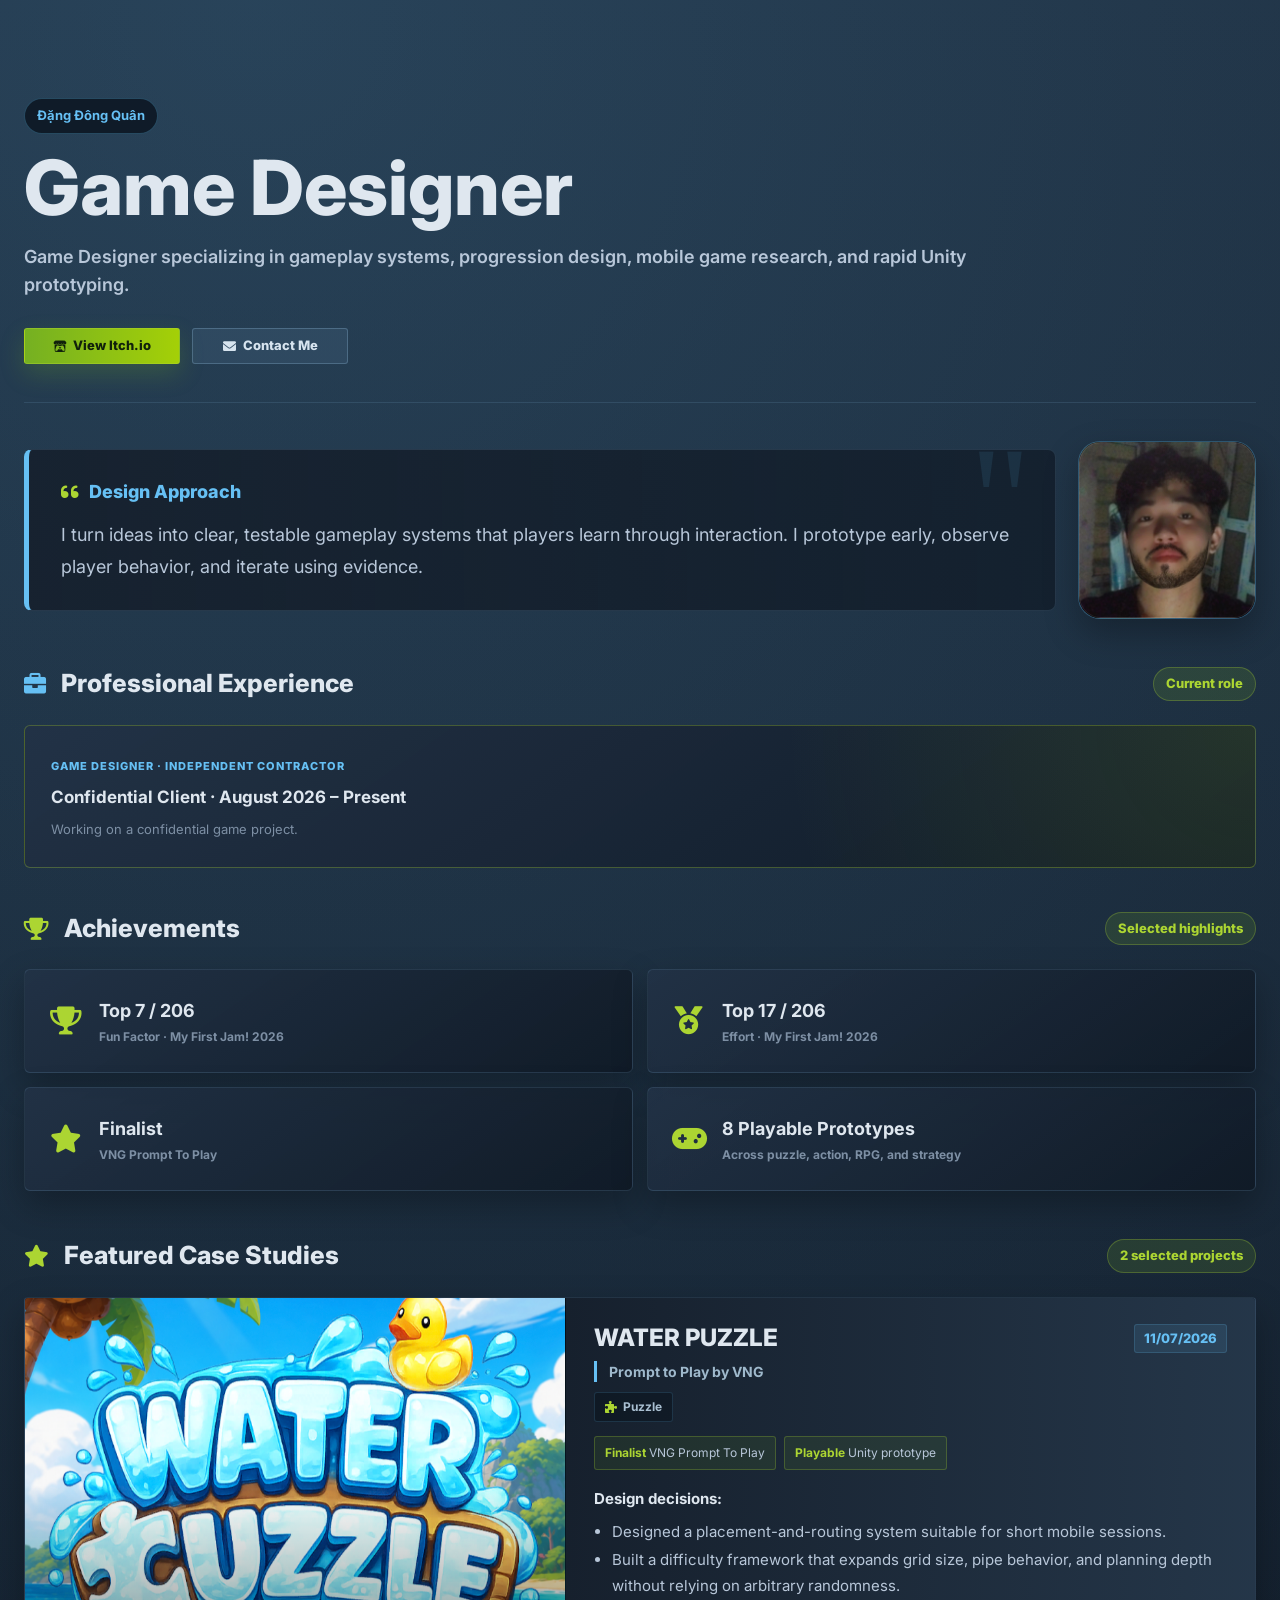
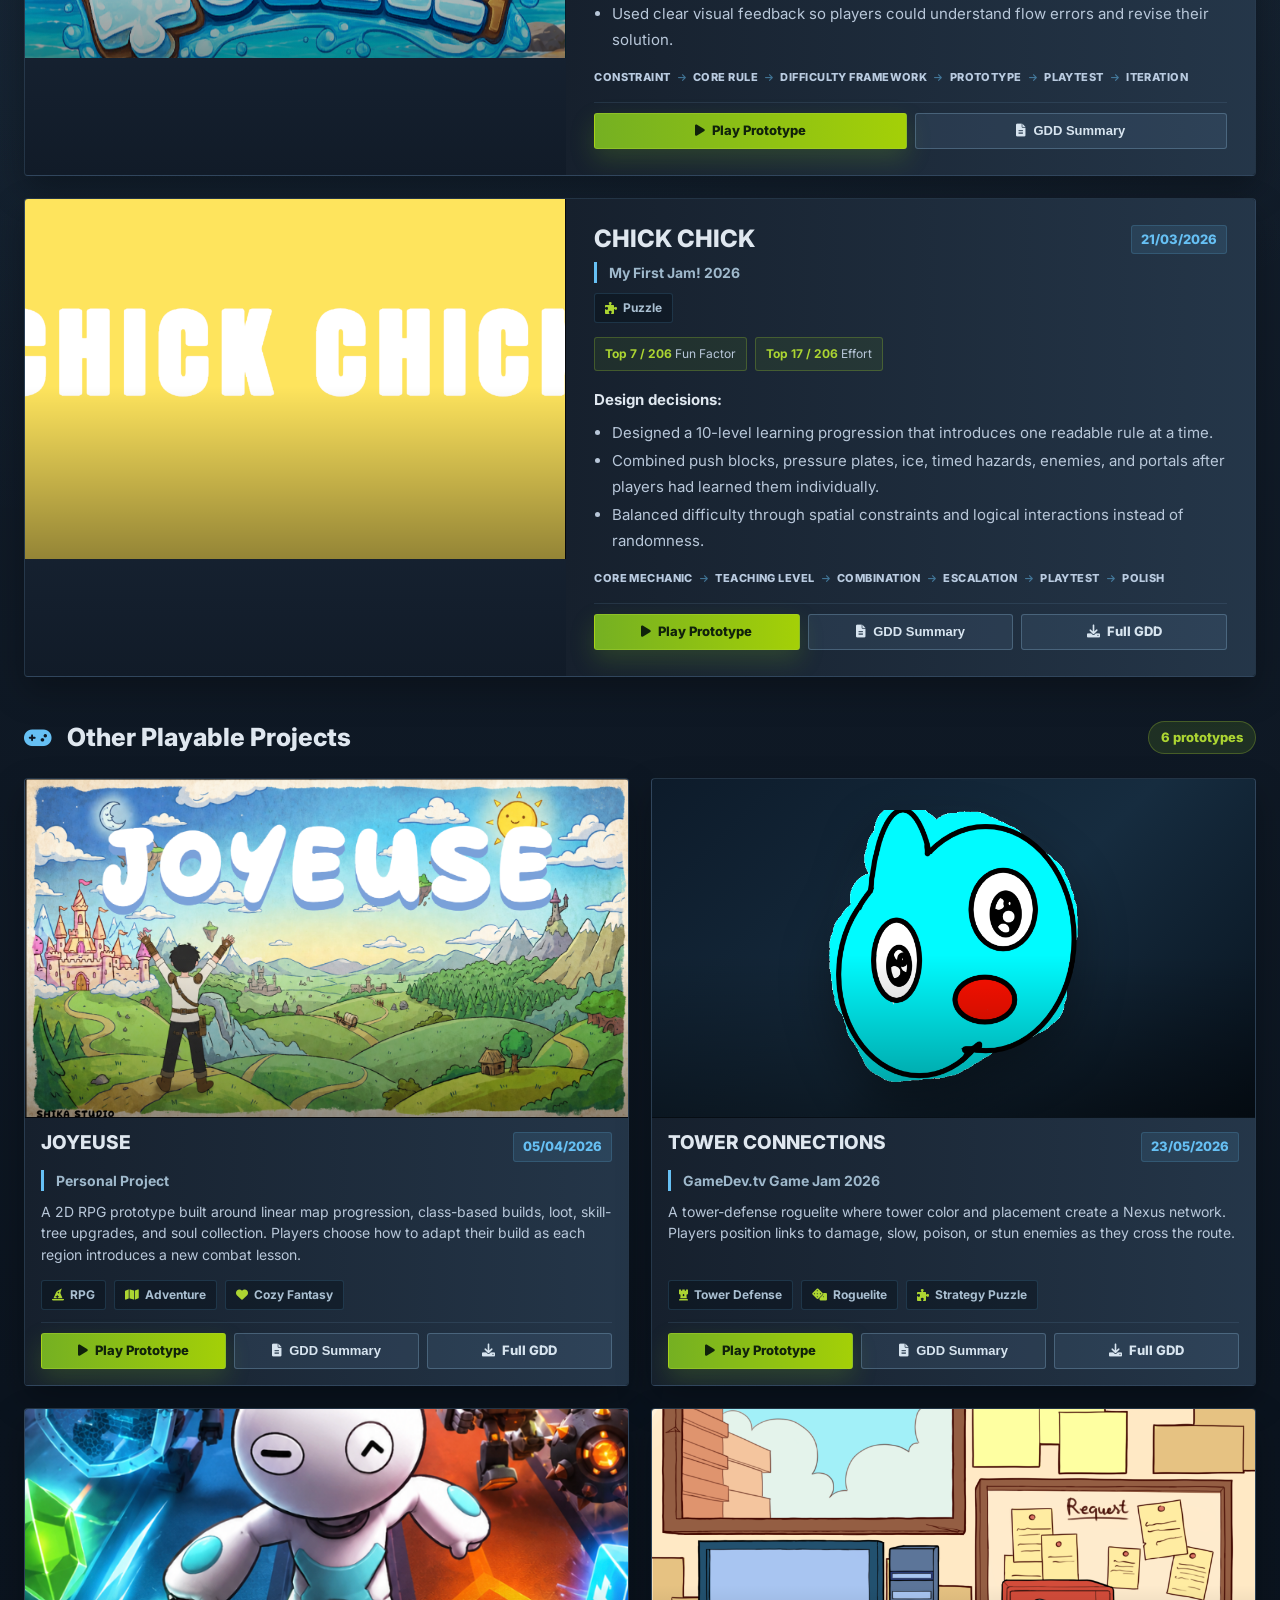
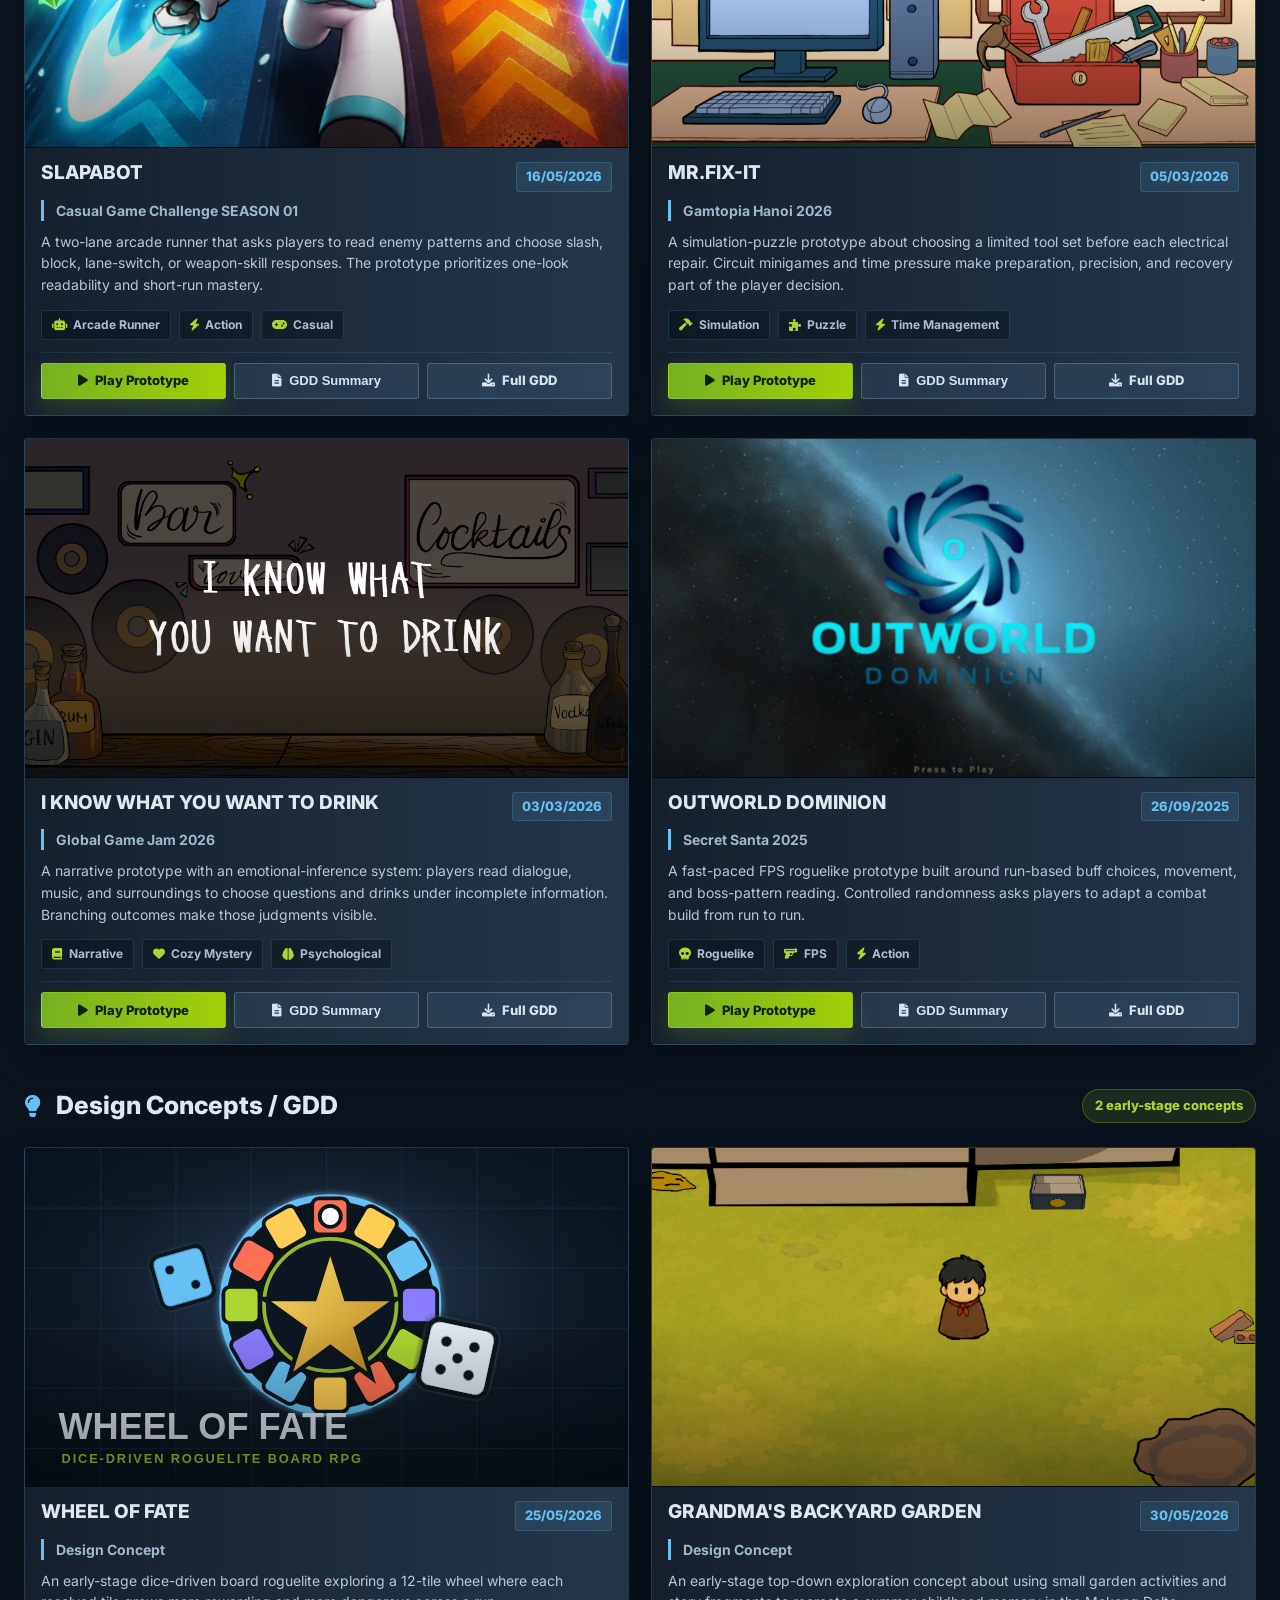
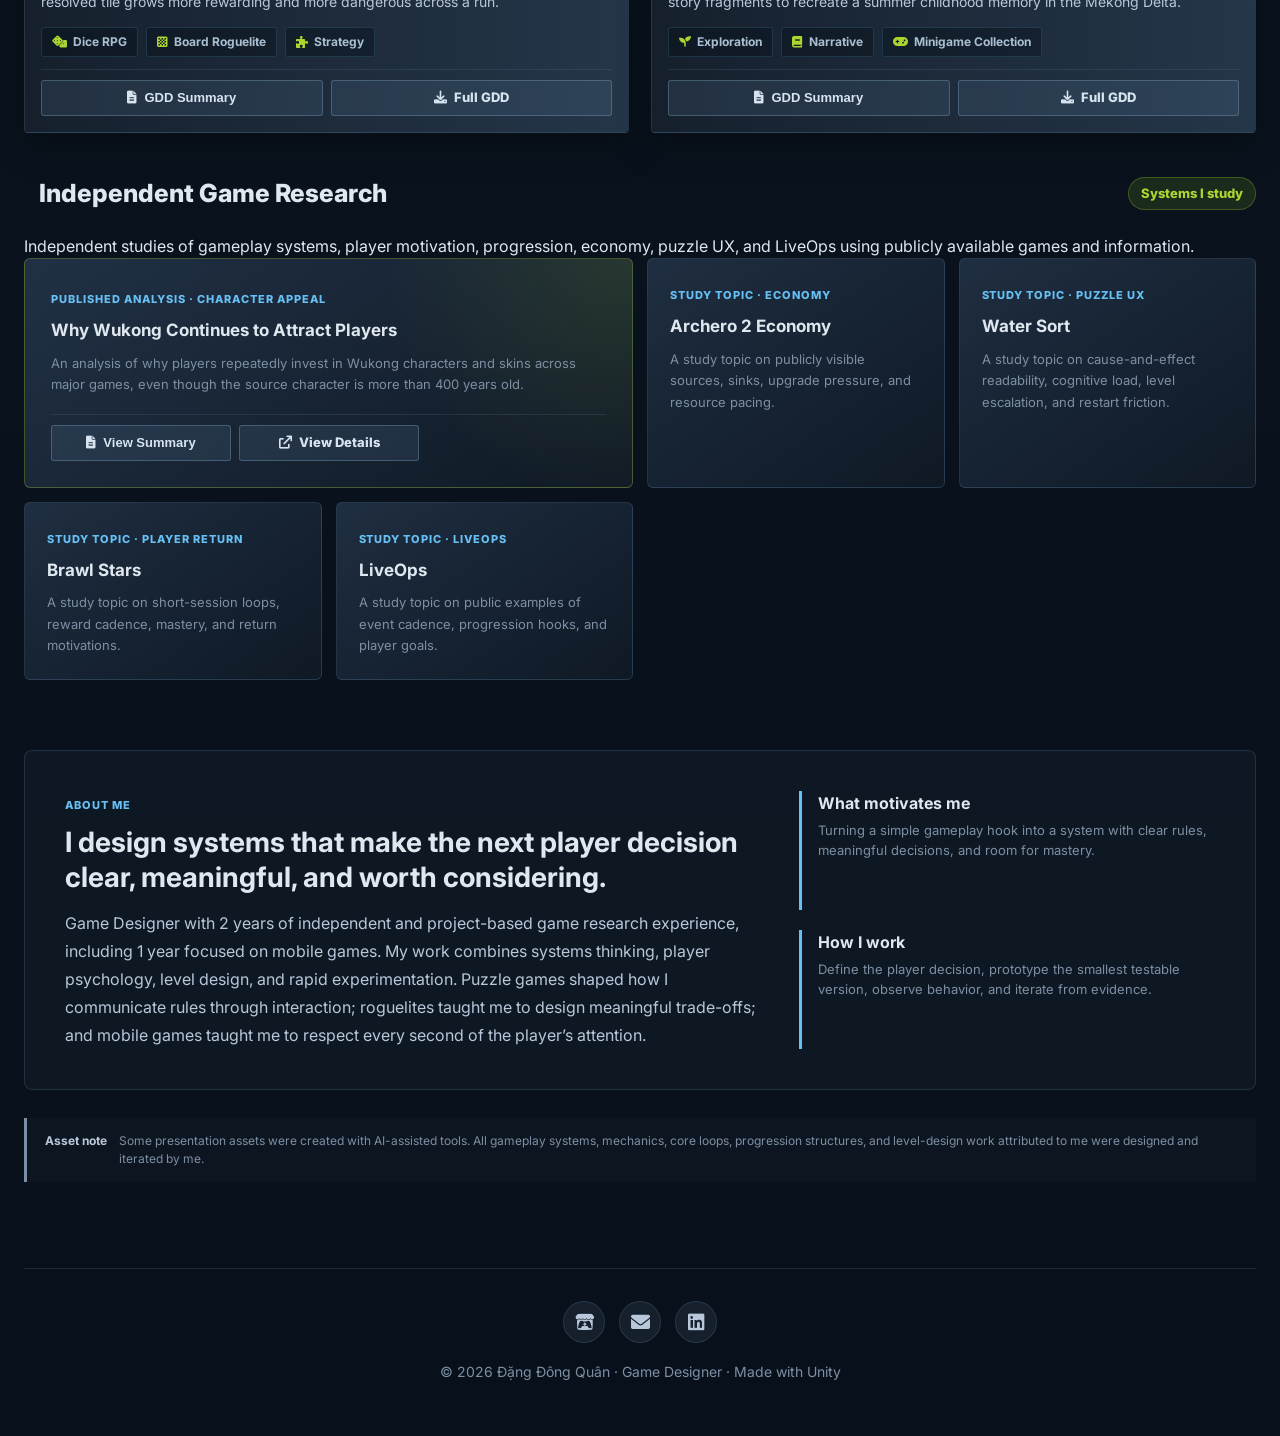
<file: index.html>
<!DOCTYPE html>
<html lang="en">
<head>
    <meta charset="UTF-8">
    <meta name="viewport" content="width=device-width, initial-scale=1.0">
    <title>Đặng Đông Quân · Game Designer Portfolio</title>
    <meta name="description" content="Portfolio of Đặng Đông Quân, a Game Designer focused on gameplay systems, progression design, puzzle and level design, game analysis, and rapid Unity prototyping.">

    <!-- Fonts & Icons -->
    <link href="https://fonts.googleapis.com/css2?family=Inter:wght@300;400;500;600;700;800&display=swap" rel="stylesheet">
    <link rel="stylesheet" href="https://cdnjs.cloudflare.com/ajax/libs/font-awesome/6.0.0-beta3/css/all.min.css">

    <!-- CSS -->
    <link rel="stylesheet" href="styles.css?v=20260724-0525">
</head>
<body>
    <div class="container">
        <!-- Header -->
        <div class="profile-header">
            <div class="profile-kicker">Đặng Đông Quân</div>
            <h1>Game Designer</h1>
            <div class="tagline">Game Designer specializing in gameplay systems, progression design, mobile game research, and rapid Unity prototyping.</div>
            <div class="hero-actions">
                <a href="https://quandd3112.itch.io/" class="btn btn-primary" target="_blank" rel="noopener noreferrer"><i class="fab fa-itch-io"></i> View Itch.io</a>
                <a href="mailto:dangdongquan311203@gmail.com" class="btn"><i class="fas fa-envelope"></i> Contact Me</a>
            </div>
        </div>

        <!-- Design Approach -->
        <div class="philosophy-row">
            <div class="philosophy-section">
                <div class="philosophy-title">
                    <i class="fas fa-quote-left"></i> Design Approach
                </div>
                <div class="philosophy-text">
                    I turn ideas into clear, testable gameplay systems that players learn through interaction. I prototype early, observe player behavior, and iterate using evidence.
                </div>
            </div>

            <div class="avatar-card" aria-label="Đặng Đông Quân avatar">
                <img src="images/avatar.webp" alt="Đặng Đông Quân avatar">
            </div>
        </div>

        <!-- Professional Experience -->
        <div class="section-bar">
            <div class="section-title"><i class="fas fa-briefcase"></i> Professional Experience</div>
            <div class="game-count">Current role</div>
        </div>
        <section class="research-grid" aria-label="Professional experience">
            <article class="research-featured experience-card">
                <span>Game Designer · Independent Contractor</span>
                <h3>Confidential Client · August 2026 – Present</h3>
                <p>Working on a confidential game project.</p>
            </article>
        </section>

        <!-- Achievements -->
        <div class="section-bar achievement-section-bar">
            <div class="section-title"><i class="fas fa-trophy"></i> Achievements</div>
            <div class="game-count">Selected highlights</div>
        </div>
        <section class="achievement-grid" aria-label="Selected achievements">
            <article><i class="fas fa-trophy"></i><div><strong>Top 7 / 206</strong><span>Fun Factor · My First Jam! 2026</span></div></article>
            <article><i class="fas fa-medal"></i><div><strong>Top 17 / 206</strong><span>Effort · My First Jam! 2026</span></div></article>
            <article><i class="fas fa-star"></i><div><strong>Finalist</strong><span>VNG Prompt To Play</span></div></article>
            <article><i class="fas fa-gamepad"></i><div><strong>8 Playable Prototypes</strong><span>Across puzzle, action, RPG, and strategy</span></div></article>
        </section>

        <!-- Featured Projects -->
        <div class="section-bar featured-section-bar">
            <div class="section-title"><i class="fas fa-star"></i> Featured Case Studies</div>
            <div class="game-count">2 selected projects</div>
        </div>

        <div class="game-grid featured-grid">
            <!-- WATER PUZZLE -->
            <div class="game-card" data-game="waterpuzzle">
                <div class="game-cover water-cover"><img src="images/water-puzzle.png" alt="WATER PUZZLE cover"></div>
                <div class="game-info">
                    <div class="game-title-row"><span class="game-title">WATER PUZZLE</span><span class="game-year">11/07/2026</span></div>
                    <div class="game-tagline">Prompt to Play by VNG</div>
                    <div class="game-meta"><span><i class="fas fa-puzzle-piece"></i> Puzzle</span></div>
                    <div class="project-metrics"><span><strong>Finalist</strong> VNG Prompt To Play</span><span><strong>Playable</strong> Unity prototype</span></div>
                    <div class="game-desc design-summary"><strong>Design decisions:</strong><ul><li>Designed a placement-and-routing system suitable for short mobile sessions.</li><li>Built a difficulty framework that expands grid size, pipe behavior, and planning depth without relying on arbitrary randomness.</li><li>Used clear visual feedback so players could understand flow errors and revise their solution.</li></ul></div>
                    <div class="design-process" aria-label="Water Puzzle design process"><span>Constraint</span><i class="fas fa-arrow-right"></i><span>Core Rule</span><i class="fas fa-arrow-right"></i><span>Difficulty Framework</span><i class="fas fa-arrow-right"></i><span>Prototype</span><i class="fas fa-arrow-right"></i><span>Playtest</span><i class="fas fa-arrow-right"></i><span>Iteration</span></div>
                    <div class="btn-group">
                        <a href="https://quandd3112.itch.io/waterpuzzle" class="btn btn-primary" target="_blank" rel="noopener noreferrer"><i class="fas fa-play"></i> Play Prototype</a>
                        <button class="btn high-level-btn" data-game="waterpuzzle"><i class="fas fa-file-alt"></i> GDD Summary</button>
                    </div>
                </div>
            </div>

            <!-- CHICK CHICK -->
            <div class="game-card" data-game="chick">
                <div class="game-cover"><img src="images/chick.png" alt="CHICK CHICK cover"></div>
                <div class="game-info">
                    <div class="game-title-row"><span class="game-title">CHICK CHICK</span><span class="game-year">21/03/2026</span></div>
                    <div class="game-tagline">My First Jam! 2026</div>
                    <div class="game-meta"><span><i class="fas fa-puzzle-piece"></i> Puzzle</span></div>
                    <div class="project-metrics"><span><strong>Top 7 / 206</strong> Fun Factor</span><span><strong>Top 17 / 206</strong> Effort</span></div>
                    <div class="game-desc design-summary"><strong>Design decisions:</strong><ul><li>Designed a 10-level learning progression that introduces one readable rule at a time.</li><li>Combined push blocks, pressure plates, ice, timed hazards, enemies, and portals after players had learned them individually.</li><li>Balanced difficulty through spatial constraints and logical interactions instead of randomness.</li></ul></div>
                    <div class="design-process" aria-label="Chick Chick design process"><span>Core Mechanic</span><i class="fas fa-arrow-right"></i><span>Teaching Level</span><i class="fas fa-arrow-right"></i><span>Combination</span><i class="fas fa-arrow-right"></i><span>Escalation</span><i class="fas fa-arrow-right"></i><span>Playtest</span><i class="fas fa-arrow-right"></i><span>Polish</span></div>
                    <div class="btn-group">
                        <a href="https://quandd3112.itch.io/chick-chick" class="btn btn-primary" target="_blank" rel="noopener noreferrer"><i class="fas fa-play"></i> Play Prototype</a>
                        <button class="btn high-level-btn" data-game="chick"><i class="fas fa-file-alt"></i> GDD Summary</button>
                        <a href="Files/CHICKCHICK-GDD.pdf" download class="btn"><i class="fas fa-download"></i> Full GDD</a>
                    </div>
                </div>
            </div>
        </div>

        <!-- Games Section -->
        <div class="section-bar">
            <div class="section-title"><i class="fas fa-gamepad"></i> Other Playable Projects</div>
            <div class="game-count">6 prototypes</div>
        </div>

        <div class="game-grid" id="game-grid">
            <!-- JOYEUSE -->
            <div class="game-card" data-game="joyeuse">
                <div class="game-cover"><img src="images/joyeuse.png" alt="JOYEUSE cover"></div>
                <div class="game-info">
                    <div class="game-title-row">
                        <span class="game-title">JOYEUSE</span>
                        <span class="game-year">05/04/2026</span>
                    </div>
                    <div class="game-tagline">Personal Project</div>
                    <div class="game-desc">A 2D RPG prototype built around linear map progression, class-based builds, loot, skill-tree upgrades, and soul collection. Players choose how to adapt their build as each region introduces a new combat lesson.</div>
                    <div class="game-meta">
                        <span><i class="fas fa-hat-wizard"></i> RPG</span>
                        <span><i class="fas fa-map"></i> Adventure</span>
                        <span><i class="fas fa-heart"></i> Cozy Fantasy</span>
                    </div>
                    <div class="btn-group">
                        <a href="https://quandd3112.itch.io/joyeuse" class="btn btn-primary" target="_blank" rel="noopener noreferrer"><i class="fas fa-play"></i> Play Prototype</a>
                        <button class="btn high-level-btn" data-game="joyeuse"><i class="fas fa-file-alt"></i> GDD Summary</button>
                        <a href="Files/JOYEUSE_GDD.docx" download class="btn"><i class="fas fa-download"></i> Full GDD</a>
                    </div>
                </div>
            </div>

            <!-- TOWER CONNECTIONS -->
            <div class="game-card" data-game="towerconnections">
                <div class="game-cover tower-cover"><img src="images/tower_blue.png" alt="TOWER CONNECTIONS blue tower character"></div>
                <div class="game-info">
                    <div class="game-title-row">
                        <span class="game-title">TOWER CONNECTIONS</span>
                        <span class="game-year">23/05/2026</span>
                    </div>
                    <div class="game-tagline">GameDev.tv Game Jam 2026</div>
                    <div class="game-desc">A tower-defense roguelite where tower color and placement create a Nexus network. Players position links to damage, slow, poison, or stun enemies as they cross the route.</div>
                    <div class="game-meta">
                        <span><i class="fas fa-chess-rook"></i> Tower Defense</span>
                        <span><i class="fas fa-dice"></i> Roguelite</span>
                        <span><i class="fas fa-puzzle-piece"></i> Strategy Puzzle</span>
                    </div>
                    <div class="btn-group">
                        <a href="https://quandd3112.itch.io/towner-connections" class="btn btn-primary" target="_blank" rel="noopener noreferrer"><i class="fas fa-play"></i> Play Prototype</a>
                        <button class="btn high-level-btn" data-game="towerconnections"><i class="fas fa-file-alt"></i> GDD Summary</button>
                        <a href="Files/TOWERCONNECTIONS-GDD.docx" download class="btn"><i class="fas fa-download"></i> Full GDD</a>
                    </div>
                </div>
            </div>

            <!-- SLAPABOT -->
            <div class="game-card" data-game="slapabot">
                <div class="game-cover"><img src="images/slapabot.png" alt="SLAPABOT cover"></div>
                <div class="game-info">
                    <div class="game-title-row">
                        <span class="game-title">SLAPABOT</span>
                        <span class="game-year">16/05/2026</span>
                    </div>
                    <div class="game-tagline">Casual Game Challenge SEASON 01</div>
                    <div class="game-desc">A two-lane arcade runner that asks players to read enemy patterns and choose slash, block, lane-switch, or weapon-skill responses. The prototype prioritizes one-look readability and short-run mastery.</div>
                    <div class="game-meta">
                        <span><i class="fas fa-robot"></i> Arcade Runner</span>
                        <span><i class="fas fa-bolt"></i> Action</span>
                        <span><i class="fas fa-gamepad"></i> Casual</span>
                    </div>
                    <div class="btn-group">
                        <a href="https://duongdang2003.itch.io/slapabot" class="btn btn-primary" target="_blank" rel="noopener noreferrer"><i class="fas fa-play"></i> Play Prototype</a>
                        <button class="btn high-level-btn" data-game="slapabot"><i class="fas fa-file-alt"></i> GDD Summary</button>
                        <a href="Files/SLAPABOT-GDD.docx" download class="btn"><i class="fas fa-download"></i> Full GDD</a>
                    </div>
                </div>
            </div>

            <!-- MR.FIX-IT -->
            <div class="game-card" data-game="mrfixit">
                <div class="game-cover"><img src="images/mrf.png" alt="MR.FIX-IT cover"></div>
                <div class="game-info">
                    <div class="game-title-row">
                        <span class="game-title">MR.FIX-IT</span>
                        <span class="game-year">05/03/2026</span>
                    </div>
                    <div class="game-tagline">Gamtopia Hanoi 2026</div>
                    <div class="game-desc">A simulation-puzzle prototype about choosing a limited tool set before each electrical repair. Circuit minigames and time pressure make preparation, precision, and recovery part of the player decision.</div>
                    <div class="game-meta">
                        <span><i class="fas fa-hammer"></i> Simulation</span>
                        <span><i class="fas fa-puzzle-piece"></i> Puzzle</span>
                        <span><i class="fas fa-bolt"></i> Time Management</span>
                    </div>
                    <div class="btn-group">
                        <a href="https://duongdang2003.itch.io/electrician-simulator" class="btn btn-primary" target="_blank" rel="noopener noreferrer"><i class="fas fa-play"></i> Play Prototype</a>
                        <button class="btn high-level-btn" data-game="mrfixit"><i class="fas fa-file-alt"></i> GDD Summary</button>
                        <a href="Files/MRFIXIT.pdf" download class="btn"><i class="fas fa-download"></i> Full GDD</a>
                    </div>
                </div>
            </div>

            <!-- I KNOW WHAT YOU WANT TO DRINK -->
            <div class="game-card" data-game="ikwywtd">
                <div class="game-cover"><img src="images/ikwywtd.png" alt="I Know What You Want To Drink cover"></div>
                <div class="game-info">
                    <div class="game-title-row">
                        <span class="game-title">I KNOW WHAT YOU WANT TO DRINK</span>
                        <span class="game-year">03/03/2026</span>
                    </div>
                    <div class="game-tagline">Global Game Jam 2026</div>
                    <div class="game-desc">A narrative prototype with an emotional-inference system: players read dialogue, music, and surroundings to choose questions and drinks under incomplete information. Branching outcomes make those judgments visible.</div>
                    <div class="game-meta">
                        <span><i class="fas fa-book"></i> Narrative</span>
                        <span><i class="fas fa-heart"></i> Cozy Mystery</span>
                        <span><i class="fas fa-brain"></i> Psychological</span>
                    </div>
                    <div class="btn-group">
                        <a href="https://quandd3112.itch.io/demo-ikwywtd" class="btn btn-primary" target="_blank" rel="noopener noreferrer"><i class="fas fa-play"></i> Play Prototype</a>
                        <button class="btn high-level-btn" data-game="ikwywtd"><i class="fas fa-file-alt"></i> GDD Summary</button>
                        <a href="Files/IKWYWTD.pdf" download class="btn"><i class="fas fa-download"></i> Full GDD</a>
                    </div>
                </div>
            </div>

            <!-- OUTWORLD DOMINION -->
            <div class="game-card" data-game="outworld">
                <div class="game-cover"><img src="images/owdm.png" alt="OUTWORLD DOMINION cover"></div>
                <div class="game-info">
                    <div class="game-title-row">
                        <span class="game-title">OUTWORLD DOMINION</span>
                        <span class="game-year">26/09/2025</span>
                    </div>
                    <div class="game-tagline">Secret Santa 2025</div>
                    <div class="game-desc">A fast-paced FPS roguelike prototype built around run-based buff choices, movement, and boss-pattern reading. Controlled randomness asks players to adapt a combat build from run to run.</div>
                    <div class="game-meta">
                        <span><i class="fas fa-skull"></i> Roguelike</span>
                        <span><i class="fas fa-gun"></i> FPS</span>
                        <span><i class="fas fa-bolt"></i> Action</span>
                    </div>
                    <div class="btn-group">
                        <a href="https://quandd3112.itch.io/out-world-dominion" class="btn btn-primary" target="_blank" rel="noopener noreferrer"><i class="fas fa-play"></i> Play Prototype</a>
                        <button class="btn high-level-btn" data-game="outworld"><i class="fas fa-file-alt"></i> GDD Summary</button>
                        <a href="Files/GDD-Outworld-Dominion.pdf" download class="btn"><i class="fas fa-download"></i> Full GDD</a>
                    </div>
                </div>
            </div>
        </div>

        <div class="section-bar">
            <div class="section-title"><i class="fas fa-lightbulb"></i> Design Concepts / GDD</div>
            <div class="game-count">2 early-stage concepts</div>
        </div>

        <div class="game-grid concept-grid">
            <!-- WHEEL OF FATE -->
            <div class="game-card" data-game="wheeloffate">
                <div class="game-cover"><img src="images/wheel-of-fate.svg" alt="WHEEL OF FATE cover"></div>
                <div class="game-info">
                    <div class="game-title-row">
                        <span class="game-title">WHEEL OF FATE</span>
                        <span class="game-year">25/05/2026</span>
                    </div>
                    <div class="game-tagline">Design Concept</div>
                    <div class="game-desc">An early-stage dice-driven board roguelite exploring a 12-tile wheel where each resolved tile grows more rewarding and more dangerous across a run.</div>
                    <div class="game-meta">
                        <span><i class="fas fa-dice"></i> Dice RPG</span>
                        <span><i class="fas fa-chess-board"></i> Board Roguelite</span>
                        <span><i class="fas fa-puzzle-piece"></i> Strategy</span>
                    </div>
                    <div class="btn-group">
                        <button class="btn high-level-btn" data-game="wheeloffate"><i class="fas fa-file-alt"></i> GDD Summary</button>
                        <a href="Files/Wheel-of-Fate-GDD.docx" download class="btn"><i class="fas fa-download"></i> Full GDD</a>
                    </div>
                </div>
            </div>

            <!-- GRANDMA'S BACKYARD GARDEN -->
            <div class="game-card" data-game="grandmasbackyardgarden">
                <div class="game-cover"><img src="images/grandmas-backyard-garden.png" alt="GRANDMA'S BACKYARD GARDEN gameplay screenshot"></div>
                <div class="game-info">
                    <div class="game-title-row">
                        <span class="game-title">GRANDMA'S BACKYARD GARDEN</span>
                        <span class="game-year">30/05/2026</span>
                    </div>
                    <div class="game-tagline">Design Concept</div>
                    <div class="game-desc">An early-stage top-down exploration concept about using small garden activities and story fragments to recreate a summer childhood memory in the Mekong Delta.</div>
                    <div class="game-meta">
                        <span><i class="fas fa-seedling"></i> Exploration</span>
                        <span><i class="fas fa-book"></i> Narrative</span>
                        <span><i class="fas fa-gamepad"></i> Minigame Collection</span>
                    </div>
                    <div class="btn-group">
                        <button class="btn high-level-btn" data-game="grandmasbackyardgarden"><i class="fas fa-file-alt"></i> GDD Summary</button>
                        <a href="Files/Grandma%27s%20Backyard%20Garden.docx" download class="btn"><i class="fas fa-download"></i> Full GDD</a>
                    </div>
                </div>
            </div>
        </div>

        <div class="section-bar">
            <div class="section-title"><i class="fas fa-magnifying-glass-chart"></i> Independent Game Research</div>
            <div class="game-count">Systems I study</div>
        </div>
        <p class="research-intro">Independent studies of gameplay systems, player motivation, progression, economy, puzzle UX, and LiveOps using publicly available games and information.</p>
        <section class="research-grid">
            <article class="research-featured">
                <span>Published Analysis · Character Appeal</span>
                <h3>Why Wukong Continues to Attract Players</h3>
                <p>An analysis of why players repeatedly invest in Wukong characters and skins across major games, even though the source character is more than 400 years old.</p>
                <div class="btn-group">
                    <button class="btn high-level-btn" data-game="wukongresearch"><i class="fas fa-file-alt"></i> View Summary</button>
                    <a href="Files/Wukong-Character-Appeal-Analysis.pdf" class="btn" target="_blank" rel="noopener noreferrer"><i class="fas fa-arrow-up-right-from-square"></i> View Details</a>
                </div>
            </article>
            <article><span>Study Topic · Economy</span><h3>Archero 2 Economy</h3><p>A study topic on publicly visible sources, sinks, upgrade pressure, and resource pacing.</p></article>
            <article><span>Study Topic · Puzzle UX</span><h3>Water Sort</h3><p>A study topic on cause-and-effect readability, cognitive load, level escalation, and restart friction.</p></article>
            <article><span>Study Topic · Player Return</span><h3>Brawl Stars</h3><p>A study topic on short-session loops, reward cadence, mastery, and return motivations.</p></article>
            <article><span>Study Topic · LiveOps</span><h3>LiveOps</h3><p>A study topic on public examples of event cadence, progression hooks, and player goals.</p></article>
        </section>

        <section class="about-section">
            <div class="about-copy">
                <span class="eyebrow">About me</span>
                <h2>I design systems that make the next player decision clear, meaningful, and worth considering.</h2>
                <p>Game Designer with 2 years of independent and project-based game research experience, including 1 year focused on mobile games. My work combines systems thinking, player psychology, level design, and rapid experimentation. Puzzle games shaped how I communicate rules through interaction; roguelites taught me to design meaningful trade-offs; and mobile games taught me to respect every second of the player’s attention.</p>
            </div>
            <div class="about-values"><div><strong>What motivates me</strong><span>Turning a simple gameplay hook into a system with clear rules, meaningful decisions, and room for mastery.</span></div><div><strong>How I work</strong><span>Define the player decision, prototype the smallest testable version, observe behavior, and iterate from evidence.</span></div></div>
        </section>

        <aside class="ai-note"><strong>Asset note</strong><span>Some presentation assets were created with AI-assisted tools. All gameplay systems, mechanics, core loops, progression structures, and level-design work attributed to me were designed and iterated by me.</span></aside>

        <!-- MODAL -->
        <div id="gddModal" class="modal">
            <div class="modal-content">
                <span class="close-modal">&times;</span>
                <div id="modalContent"></div>
            </div>
        </div>

        <!-- Footer -->
        <div class="footer">
            <div class="social-links">
                <a href="https://quandd3112.itch.io/" target="_blank" rel="noopener noreferrer" aria-label="Itch.io"><i class="fab fa-itch-io"></i></a>
                <a href="mailto:dangdongquan311203@gmail.com" aria-label="Email"><i class="fas fa-envelope"></i></a>
                <a href="https://www.linkedin.com/in/qu%C3%A2n-%C4%91%E1%BA%B7ng-%C4%91%C3%B4ng-0684a6319/" target="_blank" rel="noopener noreferrer" aria-label="LinkedIn"><i class="fab fa-linkedin"></i></a>
            </div>
            <p>© 2026 Đặng Đông Quân · Game Designer · Made with Unity</p>
        </div>
    </div>

    <!-- JavaScript -->
    <script src="script.js?v=20260724-0525"></script>
</body>
</html>
</file>
<file: styles.css>
:root {
    --bg: #0b141f;
    --surface: #16202d;
    --surface-soft: #101a26;
    --ink: #dfe7ef;
    --ink-soft: #b8c7d9;
    --muted: #7d8fa4;
    --line: rgba(103, 140, 174, 0.22);
    --line-strong: rgba(133, 172, 204, 0.34);
    --teal: #66c0f4;
    --blue: #1a9fff;
    --coral: #c7d5e0;
    --gold: #acd532;
    --mint: #75b022;
    --shadow: 0 22px 48px rgba(0, 0, 0, 0.42);
    --shadow-soft: 0 14px 34px rgba(0, 0, 0, 0.28);
}

* {
    margin: 0;
    padding: 0;
    box-sizing: border-box;
}

html {
    background: #0b141f;
    overscroll-behavior-y: none;
    scroll-behavior: smooth;
}

body {
    min-height: 100vh;
    overflow-x: hidden;
    overscroll-behavior-y: none;
    background:
        radial-gradient(circle at 20% 0%, rgba(102, 192, 244, 0.18), transparent 34%),
        linear-gradient(180deg, #1b2838 0%, #0b141f 48%, #08111b 100%);
    font-family: 'Inter', sans-serif;
    color: var(--ink);
    line-height: 1.5;
}

body::before {
    content: '';
    position: fixed;
    inset: 0;
    z-index: -1;
    pointer-events: none;
    background:
        linear-gradient(90deg, rgba(102, 192, 244, 0.07), transparent 24%, rgba(117, 176, 34, 0.05) 72%, transparent),
        linear-gradient(rgba(0, 0, 0, 0.18), transparent 28%);
}

a {
    color: inherit;
}

button,
a {
    -webkit-tap-highlight-color: transparent;
}

.container {
    max-width: 1320px;
    margin: 0 auto;
    padding: 44px 24px 36px;
}

/* Header */
.profile-header {
    position: relative;
    padding: 54px 0 38px;
    margin-bottom: 38px;
    border-bottom: 1px solid var(--line);
}

.profile-header::before {
    display: none;
}

.profile-kicker {
    display: inline-flex;
    align-items: center;
    margin-bottom: 14px;
    padding: 7px 12px;
    border: 1px solid rgba(102, 192, 244, 0.28);
    border-radius: 999px;
    color: var(--teal);
    background: rgba(8, 17, 27, 0.76);
    font-size: 13px;
    font-weight: 700;
}

.profile-header h1 {
    max-width: 980px;
    margin-bottom: 16px;
    color: var(--ink);
    font-size: clamp(44px, 7vw, 76px);
    line-height: 1.04;
    font-weight: 800;
    overflow-wrap: anywhere;
}

.profile-header h1 .nickname {
    display: inline;
}

.profile-header h1 .role-line {
    display: block;
}

.profile-header .tagline {
    max-width: 980px;
    color: var(--ink-soft);
    font-size: 18px;
    font-weight: 600;
    line-height: 1.6;
}

.profile-header .tagline span {
    margin: 0 8px;
    color: var(--teal);
}

.achievement-grid {
    display: grid;
    grid-template-columns: repeat(2, minmax(0, 1fr));
    gap: 14px;
    margin-bottom: 46px;
}

.achievement-grid article {
    display: flex;
    align-items: center;
    gap: 16px;
    min-height: 104px;
    padding: 22px 24px;
    border: 1px solid var(--line);
    border-radius: 6px;
    background: linear-gradient(145deg, rgba(34, 50, 70, .88), rgba(16, 26, 38, .94));
    box-shadow: var(--shadow-soft);
}

.achievement-section-bar .section-title i,
.achievement-grid i { color: var(--gold); }
.achievement-grid i { flex: 0 0 auto; width: 34px; font-size: 28px; text-align: center; }
.achievement-grid strong,
.achievement-grid span { display: block; }
.achievement-grid strong { color: var(--ink); font-size: 18px; }
.achievement-grid span { margin-top: 4px; color: var(--muted); font-size: 12px; font-weight: 700; }

.hero-actions {
    display: flex;
    flex-wrap: wrap;
    gap: 12px;
    margin-top: 28px;
}

.hero-actions .btn {
    flex: 0 0 auto;
    min-width: 156px;
}

/* Design Philosophy Section */
.philosophy-row {
    display: grid;
    grid-template-columns: minmax(0, 1fr) 178px;
    align-items: center;
    gap: 22px;
    margin-bottom: 46px;
}

.philosophy-section {
    position: relative;
    overflow: hidden;
    margin-bottom: 0;
    padding: 28px 32px;
    border: 1px solid var(--line);
    border-left: 5px solid var(--teal);
    border-radius: 8px;
    background: linear-gradient(90deg, rgba(22, 32, 45, 0.9), rgba(16, 26, 38, 0.72));
}

.philosophy-section::before {
    content: '"';
    position: absolute;
    top: -26px;
    right: 24px;
    color: rgba(102, 192, 244, 0.1);
    font-family: Georgia, serif;
    font-size: 150px;
    line-height: 1;
}

.philosophy-title {
    display: flex;
    align-items: center;
    gap: 10px;
    margin-bottom: 14px;
    color: var(--teal);
    font-size: 18px;
    font-weight: 800;
}

.philosophy-title i {
    color: var(--gold);
    font-size: 20px;
}

.philosophy-text {
    position: relative;
    z-index: 1;
    max-width: 980px;
    color: var(--ink-soft);
    font-size: 18px;
    line-height: 1.75;
}

.philosophy-text strong {
    color: var(--ink);
    font-style: normal;
}

.avatar-card {
    position: relative;
    overflow: hidden;
    width: 178px;
    height: 178px;
    max-width: 178px;
    max-height: 178px;
    aspect-ratio: 1;
    justify-self: end;
    border: 1px solid rgba(102, 192, 244, 0.38);
    border-radius: 22px;
    background:
        radial-gradient(circle at 28% 18%, rgba(172, 213, 50, 0.24), transparent 32%),
        linear-gradient(145deg, rgba(22, 32, 45, 0.95), rgba(8, 17, 27, 0.96));
    box-shadow: var(--shadow-soft);
}

.avatar-card::after {
    content: '';
    position: absolute;
    inset: 0;
    pointer-events: none;
    border: 1px solid rgba(255, 255, 255, 0.08);
    border-radius: inherit;
    background: linear-gradient(180deg, rgba(255, 255, 255, 0.08), transparent 42%);
}

.avatar-card img {
    width: 100%;
    height: 100%;
    object-fit: cover;
    object-position: center 28%;
    display: block;
}

/* Section title */
.section-bar {
    display: flex;
    align-items: center;
    justify-content: space-between;
    gap: 16px;
    margin: 42px 0 22px;
}

.section-title {
    color: var(--ink);
    font-size: 25px;
    font-weight: 800;
}

.section-title i {
    margin-right: 10px;
    color: var(--teal);
    font-size: 22px;
}

.game-count {
    flex: 0 0 auto;
    padding: 6px 12px;
    border: 1px solid rgba(172, 213, 50, 0.28);
    border-radius: 999px;
    background: rgba(117, 176, 34, 0.16);
    color: var(--gold);
    font-size: 13px;
    font-weight: 800;
}

/* Game grid */
.game-grid {
    display: grid;
    grid-template-columns: repeat(2, minmax(0, 1fr));
    gap: 22px;
}

.featured-section-bar .section-title i {
    color: var(--gold);
}

.featured-grid {
    grid-template-columns: 1fr;
}

.featured-grid .game-card {
    display: grid;
    grid-template-columns: minmax(320px, 44%) 1fr;
}

.featured-grid .game-cover,
.featured-grid .game-card[data-game="joyeuse"] .game-cover {
    height: 360px;
    min-height: 330px;
    aspect-ratio: auto;
    border-right: 1px solid rgba(0, 0, 0, 0.55);
    border-bottom: 0;
}

.featured-grid .game-info,
.featured-grid .game-card[data-game="joyeuse"] .game-info {
    padding: 26px 28px;
}

.featured-grid .game-desc {
    display: block;
    overflow: visible;
    font-size: 15px;
    line-height: 1.7;
}

.project-metrics {
    display: flex;
    flex-wrap: wrap;
    gap: 8px;
    margin: 2px 0 16px;
}

.project-metrics span {
    padding: 7px 10px;
    border: 1px solid rgba(172, 213, 50, .25);
    border-radius: 3px;
    background: rgba(117, 176, 34, .1);
    color: var(--ink-soft);
    font-size: 12px;
}

.project-metrics strong { color: var(--gold); }
.design-summary strong { color: var(--ink); }
.design-summary ul { margin: 7px 0 0 18px; }
.design-summary li { margin: 3px 0; }

.design-process {
    display: flex;
    align-items: center;
    flex-wrap: wrap;
    gap: 7px;
    margin: 0 0 16px;
    color: var(--muted);
    font-size: 11px;
    font-weight: 800;
    text-transform: uppercase;
    letter-spacing: .04em;
}

.design-process span { color: #b9cbe0; }
.design-process i { color: rgba(102, 192, 244, .5); font-size: 9px; }

.featured-grid .game-title,
.featured-grid .game-card[data-game="joyeuse"] .game-title {
    font-size: 24px;
}

.game-card {
    display: flex;
    flex-direction: column;
    overflow: hidden;
    border: 1px solid rgba(103, 140, 174, 0.22);
    border-radius: 4px;
    background: linear-gradient(180deg, #223246 0%, #111b28 100%);
    box-shadow: var(--shadow-soft);
    transition: transform 0.2s ease, box-shadow 0.2s ease, border-color 0.2s ease;
}

.game-card:hover {
    transform: translateY(-3px);
    border-color: rgba(102, 192, 244, 0.72);
    box-shadow: var(--shadow);
}

.game-card[data-game="joyeuse"] {
    grid-column: auto;
    display: flex;
    min-height: 0;
}

.game-cover {
    position: relative;
    display: flex;
    align-items: center;
    justify-content: center;
    aspect-ratio: 16 / 9;
    height: auto;
    overflow: hidden;
    border-bottom: 1px solid rgba(0, 0, 0, 0.55);
    background: #0e151f;
}

.game-card[data-game="joyeuse"] .game-cover {
    height: auto;
    min-height: 0;
    border-right: none;
    border-bottom: 1px solid rgba(0, 0, 0, 0.55);
}

.game-cover img {
    width: 100%;
    height: 100%;
    object-fit: cover;
    transition: transform 0.3s ease;
}

.tower-cover {
    background:
        radial-gradient(circle at 50% 45%, rgba(102, 192, 244, 0.22), transparent 36%),
        linear-gradient(135deg, #0d1b2a, #162c3f 54%, #07121d);
}

.tower-cover img {
    width: 62%;
    height: 82%;
    object-fit: contain;
    filter: drop-shadow(0 20px 24px rgba(0, 0, 0, 0.34));
}

.water-cover {
    background:
        radial-gradient(circle at 28% 26%, rgba(172, 213, 50, 0.24), transparent 26%),
        radial-gradient(circle at 70% 60%, rgba(102, 192, 244, 0.3), transparent 34%),
        linear-gradient(135deg, #071b2d 0%, #0f4d67 48%, #143259 100%);
}

.game-card[data-game="joyeuse"] .game-cover img {
    object-position: center;
}

.game-card:hover .game-cover img {
    transform: scale(1.045);
}

.game-cover::after {
    content: '';
    position: absolute;
    inset: 0;
    pointer-events: none;
    background: linear-gradient(180deg, transparent 52%, rgba(0, 0, 0, 0.42) 100%);
}

.game-info {
    display: flex;
    flex: 1;
    flex-direction: column;
    padding: 14px 16px 16px;
    background:
        linear-gradient(90deg, rgba(22, 32, 45, 0.98), rgba(37, 55, 74, 0.96)),
        var(--surface);
}

.game-card[data-game="joyeuse"] .game-info {
    padding: 14px 16px 16px;
}

.game-title-row {
    display: flex;
    align-items: flex-start;
    justify-content: space-between;
    gap: 12px;
    margin-bottom: 8px;
}

.game-title {
    color: var(--ink);
    font-size: 19px;
    font-weight: 800;
    line-height: 1.16;
}

.game-card[data-game="joyeuse"] .game-title {
    font-size: 19px;
}

.game-year {
    flex: 0 0 auto;
    padding: 4px 9px;
    border: 1px solid rgba(102, 192, 244, 0.18);
    border-radius: 3px;
    background: rgba(102, 192, 244, 0.11);
    color: var(--teal);
    font-size: 13px;
    font-weight: 800;
}

.game-tagline {
    margin-bottom: 10px;
    padding-left: 12px;
    border-left: 3px solid var(--teal);
    color: #9fb9cc;
    font-size: 14px;
    font-weight: 700;
}

.game-desc {
    flex: 1;
    margin-bottom: 14px;
    color: var(--ink-soft);
    font-size: 14px;
    line-height: 1.55;
    display: -webkit-box;
    overflow: hidden;
    -webkit-box-orient: vertical;
    -webkit-line-clamp: 3;
}

.game-card[data-game="joyeuse"] .game-desc {
    font-size: 14px;
}

.game-meta {
    display: flex;
    flex-wrap: wrap;
    gap: 8px;
    margin-bottom: 12px;
}

.game-meta span {
    display: inline-flex;
    align-items: center;
    gap: 6px;
    min-height: 28px;
    padding: 5px 10px;
    border: 1px solid rgba(102, 192, 244, 0.16);
    border-radius: 3px;
    background: rgba(8, 17, 27, 0.44);
    color: #a9bfd1;
    font-size: 12px;
    font-weight: 700;
}

.game-meta i {
    color: var(--gold);
    font-size: 12px;
}

.btn-group {
    display: flex;
    flex-wrap: wrap;
    gap: 8px;
    margin-top: auto;
    padding-top: 10px;
    border-top: 1px solid rgba(103, 140, 174, 0.18);
}

.btn {
    display: inline-flex;
    flex: 1 1 130px;
    align-items: center;
    justify-content: center;
    gap: 7px;
    min-height: 36px;
    padding: 8px 11px;
    border: 1px solid var(--line-strong);
    border-radius: 3px;
    background: rgba(103, 140, 174, 0.16);
    color: #d7e4ef;
    font-size: 13px;
    font-weight: 800;
    line-height: 1.2;
    text-align: center;
    text-decoration: none;
    cursor: pointer;
    transition: transform 0.2s ease, background 0.2s ease, border-color 0.2s ease, color 0.2s ease, box-shadow 0.2s ease;
}

.btn i {
    flex: 0 0 auto;
}

.btn-primary {
    border-color: rgba(172, 213, 50, 0.42);
    background: linear-gradient(90deg, #75b022, #a4d007);
    color: #10210b;
    box-shadow: 0 10px 24px rgba(117, 176, 34, 0.22);
}

.btn:hover {
    transform: translateY(-2px);
    border-color: rgba(102, 192, 244, 0.54);
    background: rgba(102, 192, 244, 0.2);
    color: #ffffff;
}

.btn-primary:hover {
    border-color: rgba(190, 230, 64, 0.72);
    background: linear-gradient(90deg, #8bc53f, #b8e63d);
    color: #0b1708;
}

.btn:focus-visible,
.close-modal:focus-visible,
.social-links a:focus-visible {
    outline: 3px solid rgba(244, 183, 64, 0.58);
    outline-offset: 3px;
}

/* Modal */
.modal {
    display: none;
    position: fixed;
    inset: 0;
    z-index: 1000;
    align-items: center;
    justify-content: center;
    padding: 24px;
    background: rgba(0, 0, 0, 0.66);
    backdrop-filter: blur(10px);
}

.modal.active {
    display: flex;
}

.modal-content {
    position: relative;
    width: min(860px, 100%);
    max-height: 84vh;
    overflow-y: auto;
    border: 1px solid var(--line);
    border-radius: 8px;
    background: #101a26;
    box-shadow: 0 34px 70px rgba(0, 0, 0, 0.48);
    padding: 38px;
}

.close-modal {
    position: absolute;
    top: 18px;
    right: 20px;
    display: flex;
    align-items: center;
    justify-content: center;
    width: 40px;
    height: 40px;
    border-radius: 999px;
    background: #1b2838;
    color: var(--muted);
    font-size: 30px;
    line-height: 1;
    cursor: pointer;
    transition: color 0.2s ease, background 0.2s ease, transform 0.2s ease;
}

.close-modal:hover {
    transform: rotate(4deg);
    background: rgba(102, 192, 244, 0.16);
    color: var(--teal);
}

.modal h2 {
    margin-bottom: 24px;
    padding-right: 44px;
    padding-bottom: 16px;
    border-bottom: 1px solid var(--line);
    color: var(--ink);
    font-size: 32px;
    font-weight: 800;
}

.modal-section {
    margin: 28px 0;
}

.modal-section h3 {
    display: flex;
    align-items: center;
    gap: 8px;
    margin-bottom: 12px;
    color: var(--teal);
    font-size: 19px;
    font-weight: 800;
}

.modal-section h3 i {
    font-size: 18px;
}

.modal-section p,
.modal-section li {
    color: var(--ink-soft);
    font-size: 15px;
    line-height: 1.7;
}

.modal-section ul,
.modal-section ol {
    padding-left: 24px;
    margin: 12px 0;
}

.modal-section li {
    margin-bottom: 5px;
}

.modal-section table {
    width: 100%;
    margin: 16px 0;
    border-collapse: collapse;
    font-size: 14px;
}

.modal-section th,
.modal-section td {
    padding: 9px 10px 9px 0;
    border-bottom: 1px solid var(--line);
    text-align: left;
}

.modal-section th {
    color: var(--muted);
    font-weight: 800;
}

.modal-section td {
    color: var(--ink-soft);
}

.modal-close-btn {
    display: none;
}

.research-grid {
    display: grid;
    grid-template-columns: repeat(4, 1fr);
    gap: 14px;
}

.research-grid article {
    padding: 22px;
    border: 1px solid var(--line);
    border-radius: 6px;
    background: linear-gradient(145deg, rgba(34, 50, 70, .88), rgba(16, 26, 38, .94));
}

.research-grid .research-featured {
    grid-column: span 2;
    padding: 26px;
    border-color: rgba(172, 213, 50, .3);
    background:
        radial-gradient(circle at 100% 0%, rgba(172, 213, 50, .12), transparent 38%),
        linear-gradient(145deg, rgba(34, 50, 70, .96), rgba(16, 26, 38, .98));
}

.research-grid .experience-card {
    grid-column: 1 / -1;
}

.research-featured h3 { font-size: 21px; }
.research-featured p { max-width: 760px; color: var(--ink-soft); }
.research-featured .btn-group { margin-top: 18px; }
.research-featured .btn { flex: 0 1 180px; }

.research-grid article > span,
.eyebrow {
    color: var(--teal);
    font-size: 11px;
    font-weight: 800;
    letter-spacing: .09em;
    text-transform: uppercase;
}

.research-grid h3 { margin: 9px 0; color: var(--ink); font-size: 17px; }
.research-grid p { color: var(--muted); font-size: 13px; line-height: 1.65; }

.about-section {
    display: grid;
    grid-template-columns: 1.25fr .75fr;
    gap: 40px;
    margin-top: 70px;
    padding: 40px;
    border: 1px solid var(--line);
    border-radius: 8px;
    background: rgba(16, 26, 38, .82);
}

.about-copy h2 { max-width: 760px; margin: 10px 0 14px; font-size: 28px; line-height: 1.25; }
.about-copy p { color: var(--ink-soft); line-height: 1.75; }
.about-values { display: grid; gap: 20px; }
.about-values div { padding-left: 16px; border-left: 3px solid var(--teal); }
.about-values strong, .about-values span { display: block; }
.about-values strong { margin-bottom: 5px; color: var(--ink); }
.about-values span { color: var(--muted); font-size: 13px; line-height: 1.55; }

.ai-note {
    display: flex;
    gap: 12px;
    margin-top: 28px;
    padding: 14px 18px;
    border-left: 3px solid var(--muted);
    color: var(--muted);
    background: rgba(16, 26, 38, .5);
    font-size: 12px;
}

.ai-note strong { flex: 0 0 auto; color: var(--ink-soft); }

/* Footer */
.footer {
    margin-top: 86px;
    padding: 32px 0 18px;
    border-top: 1px solid var(--line);
    color: var(--muted);
    text-align: center;
    font-size: 14px;
}

.social-links {
    display: flex;
    justify-content: center;
    gap: 14px;
    margin-bottom: 18px;
}

.social-links a {
    display: inline-flex;
    align-items: center;
    justify-content: center;
    width: 42px;
    height: 42px;
    border: 1px solid var(--line);
    border-radius: 999px;
    background: #16202d;
    color: var(--ink-soft);
    font-size: 19px;
    text-decoration: none;
    transition: transform 0.2s ease, color 0.2s ease, border-color 0.2s ease, box-shadow 0.2s ease;
}

.social-links a:hover {
    transform: translateY(-2px);
    border-color: rgba(0, 151, 167, 0.46);
    color: var(--teal);
    box-shadow: 0 8px 20px rgba(0, 0, 0, 0.28);
}

/* Responsive */
@media (max-width: 980px) {
    .achievement-grid,
    .research-grid { grid-template-columns: repeat(2, 1fr); }

    .about-section { grid-template-columns: 1fr; }
    .philosophy-row {
        grid-template-columns: 1fr;
    }

    .avatar-card {
        justify-self: center;
        width: min(220px, 68vw);
        height: min(220px, 68vw);
        max-width: 220px;
        max-height: 220px;
        aspect-ratio: 1;
    }

    .featured-grid .game-card {
        grid-template-columns: 1fr;
    }

    .featured-grid .game-cover,
    .featured-grid .game-card[data-game="joyeuse"] .game-cover {
        min-height: 0;
        height: auto;
        aspect-ratio: 16 / 9;
        border-right: 0;
        border-bottom: 1px solid rgba(0, 0, 0, 0.55);
    }

    .profile-header h1 {
        font-size: 44px;
        line-height: 1.1;
    }

    .game-grid {
        grid-template-columns: 1fr;
    }

    .game-card[data-game="joyeuse"] {
        display: flex;
        min-height: 0;
    }

    .game-card[data-game="joyeuse"] .game-cover {
        height: 260px;
        min-height: 0;
        border-right: none;
        border-bottom: 1px solid var(--line);
    }

    .game-card[data-game="joyeuse"] .game-info {
        padding: 24px;
    }

    .game-card[data-game="joyeuse"] .game-title {
        font-size: 24px;
    }
}

@media (max-width: 600px) {
    .achievement-grid,
    .research-grid { grid-template-columns: 1fr; }

    .research-grid .research-featured { grid-column: auto; }

    .about-section { padding: 25px 22px; }

    .ai-note { flex-direction: column; }
    .container {
        padding: 28px 16px 30px;
    }

    .profile-header {
        padding: 42px 0 30px;
        margin-bottom: 30px;
    }

    .profile-header h1 {
        font-size: 32px;
    }

    .profile-header h1 .nickname {
        display: block;
    }

    .profile-header .tagline,
    .philosophy-text {
        font-size: 16px;
        line-height: 1.65;
    }

    .profile-header .tagline span { margin: 0 3px; }

    .hero-actions {
        flex-direction: column;
    }

    .hero-actions .btn {
        width: 100%;
    }

    .philosophy-section {
        padding: 24px 22px;
    }

    .section-bar {
        align-items: flex-start;
        flex-direction: column;
    }

    .section-title {
        font-size: 22px;
    }

    .game-cover,
    .game-card[data-game="joyeuse"] .game-cover {
        height: 190px;
    }

    .game-info,
    .game-card[data-game="joyeuse"] .game-info {
        padding: 20px;
    }

    .game-title-row {
        align-items: flex-start;
        flex-direction: column;
    }

    .btn-group {
        flex-direction: column;
    }

    .btn {
        width: 100%;
        flex-basis: auto;
    }

    .modal {
        padding: 14px;
    }

    .modal-content {
        padding: 28px 22px;
    }

    .modal h2 {
        font-size: 24px;
    }
}
</file>
